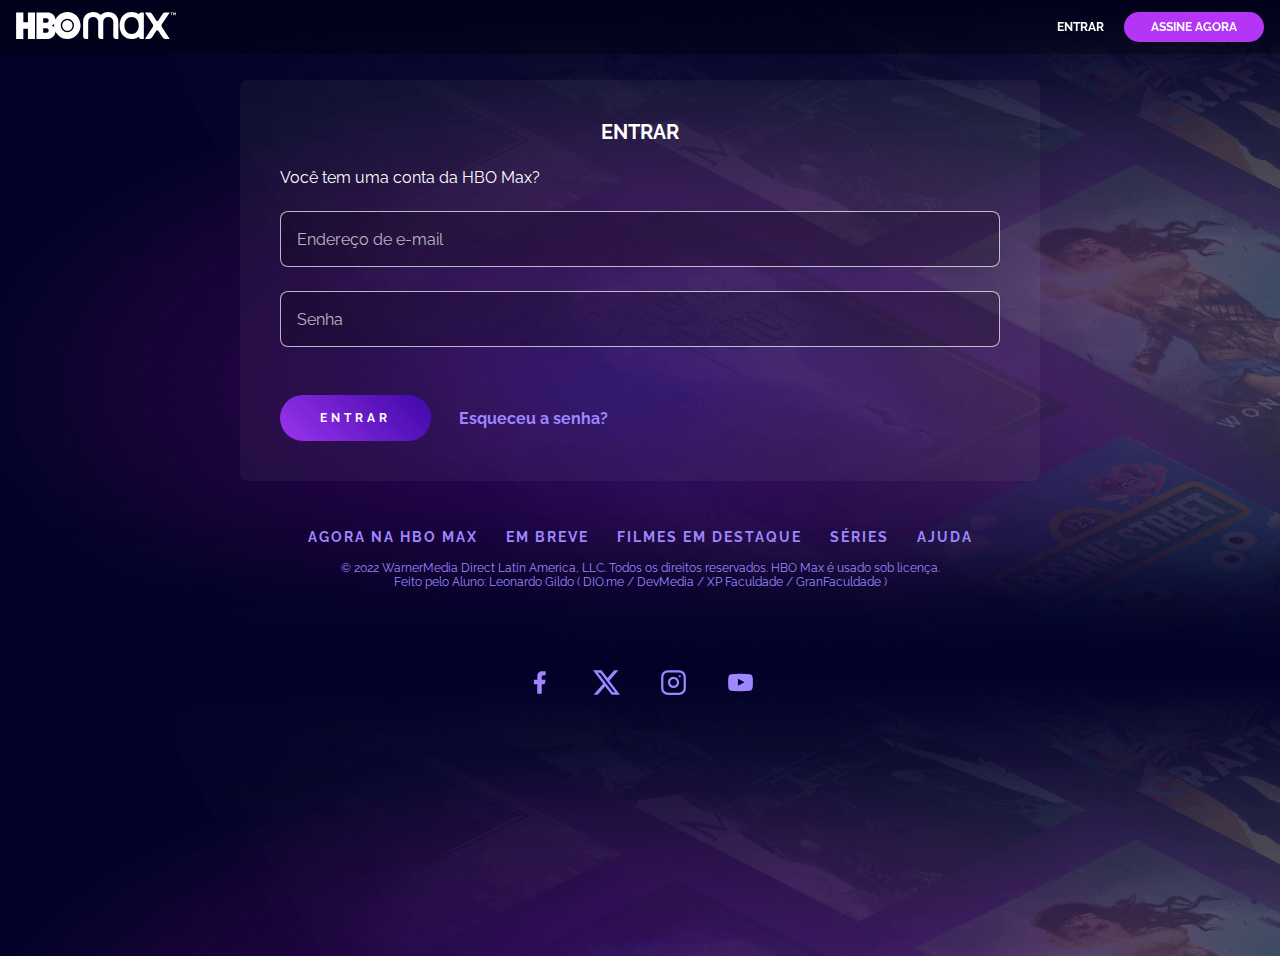
<file: HBOMAX - PROJECT/signin.html>
<!DOCTYPE html>
<html lang="pt-BR">
<head>
    <meta charset="UTF-8">
    <meta name="viewport" content="width=device-width, initial-scale=1.0">
    <title>Entrar | HBO max</title>
    <link rel="shortcut icon" type="image/x-icon" href="./src/img/favicon.ico">
    <!-- Fonts Google -->
    <link rel="preconnect" href="https://fonts.googleapis.com">
    <link rel="preconnect" href="https://fonts.gstatic.com" crossorigin>
    <link href="https://fonts.googleapis.com/css2?family=Quicksand:wght@300&family=Raleway:wght@400;500;700&display=swap" rel="stylesheet">
    <!-- Styles -->
    <link rel="stylesheet" href="./src/css/app.css">
</head>
<body class="signin">
    <nav class="nav">
        <a href="./index.html">
            <img class="nav__logo" src="./src/img/svg/hbo-logo.svg" alt="Logotipo HBO Max">
        </a>
        <div class="nav__wrapper">
            <a href="./signin.html" class="nav__login">Entrar</a>
            <a href="#price" class="btn btn-subscribe">Assine Agora</a>
        </div>
    </nav>
    <main class="main-content">
        <form class="login" action="">
            <h2 class="login__title">Entrar</h2>
            <fieldset class="login__fields">
                <legend class="login__legend">Você tem uma conta da HBO Max?</legend>
                <input class="login__field" type="email" name="email" placeholder="Endereço de e-mail" required>
                <input class="login__field" type="password" name="password" placeholder="Senha" minlength="8" required>
            </fieldset>
            <div class="login__actions">
                <button type="submit" class="btn btn--gradient">Entrar</button>
                <a href="#" class="login__link">Esqueceu a senha?</a>
            </div>
        </form>
    </main>
    <footer class="footer">
        <ul class="footer__info">
            <li clas="footer__item">
                <a class="footer__link" href="https://www.hbomax.com/br/pt/sitemap">Agora na HBO Max</a>
            </li>
            <li clas="footer__item">
                <a class="footer__link" href="https://www.hbomax.com/br/pt/coming-soon">Em Breve</a>
            </li>
            <li clas="footer__item">
                <a class="footer__link" href="https://www.hbomax.com/br/pt/feature">Filmes em destaque</a>
            </li>
            <li clas="footer__item">
                <a class="footer__link" href="https://www.hbomax.com/br/pt/series">Séries</a>
            </li>
            <li clas="footer__item">
                <a class="footer__link" href="https://help.hbomax.com/br">Ajuda</a>
            </li>
        </ul>
        <p class="footer__copyright">© 2022 WarnerMedia Direct Latin America, LLC. Todos os direitos reservados. HBO Max é usado sob licença.</p>
        <p class="footer__copyright">Feito pelo Aluno: Leonardo Gildo ( DIO.me / DevMedia / XP Faculdade / GranFaculdade )</p>
        <div class="footer__social">
            <a class="footer__link-social" href="https://www.facebook.com/HBOMaxBr/" title="Facebook" target="_blank">
                <img class="footer__icon" src="./src/img/svg/facebook.svg" alt="Logo do Facebook">
            </a>
            <a class="footer__link-social" href="https://twitter.com/HBOMaxBR" title="Twitter" target="_blank">
                <img class="footer__icon" src="./src/img/svg/x.svg" alt="Logo do Twitter">
            </a>
            <a class="footer__link-social" href="https://www.instagram.com/hbomaxbr/" title="Instagram" target="_blank">
                <img class="footer__icon" src="./src/img/svg/instagram.svg" alt="Logo do Instagram">
            </a>
            <a class="footer__link-social" href="https://www.youtube.com/c/hbomaxbr" title="YouTube" target="_blank">
                <img class="footer__icon" src="./src/img/svg/youtube.svg" alt="Logo do Instagram">
            </a>
        </div>
    </footer>
</body>
</html>
</file>
<file: HBOMAX - PROJECT/src/css/app.css>
* {
  border: 0;
  padding: 0;
  margin: 0;
  box-sizing: border-box;
  font-family: "Raleway", sans-serif;
  scroll-behavior: smooth;
  scroll-margin-top: 4rem;
}

:root {
  font-size: 62.5%;
}

body {
  background-color: #020228;
}

a {
  color: #FFFFFF;
  text-decoration: none;
}

::-webkit-scrollbar {
  width: 8px;
}

::-webkit-scrollbar-thumb {
  background-color: #b535f6;
  border-radius: 8px;
}

.nav {
  display: flex;
  justify-content: center;
  flex-flow: wrap;
  gap: 2rem;
  background-color: rgba(0, 0, 0, 0.3);
  padding: 3.2rem 8rem;
  width: 100%;
  position: fixed;
  z-index: 5;
  top: 0;
}
@media (min-width: 504px) {
  .nav {
    justify-content: space-between;
    padding: 1.2rem 1.6rem;
  }
}
.nav__logo {
  width: 10rem;
}
@media (min-width: 504px) {
  .nav__logo {
    width: 16rem;
  }
}
.nav__wrapper {
  display: flex;
  align-items: center;
  gap: 2rem;
  font-size: 1.2rem;
  font-weight: 700;
  text-transform: uppercase;
}

.header {
  color: #FFFFFF;
  background-image: linear-gradient(339deg, #56125B 0%, #0F0F10 50%, #271E6E 100%);
  background-size: 500%;
  margin-top: 13rem;
  padding: 10rem 4rem 25rem;
  position: relative;
  animation: move-background 7s infinite alternate;
}
@media (min-width: 504px) {
  .header {
    margin-top: 5.5rem;
  }
}
.header::after {
  content: "";
  background: linear-gradient(0deg, #020228 0%, rgba(0, 0, 0, 0) 100%);
  height: 25rem;
  width: 100%;
  position: absolute;
  left: 0;
  bottom: 0;
}
.header__content {
  display: flex;
  flex-direction: column;
  align-items: center;
  justify-content: center;
  gap: 4rem;
}
.header__channels {
  display: flex;
  flex-flow: wrap;
  justify-content: center;
  gap: 2.4rem;
}
.header__title {
  font-size: 3.2rem;
  font-weight: 400;
  text-align: center;
  text-transform: uppercase;
}
.header__title strong {
  font-size: 4.8rem;
}
.header .divider {
  height: 0.5rem;
  width: 70%;
  max-width: 70rem;
  background: linear-gradient(90deg, #5516BA 0%, rgba(255, 0, 229, 0.5) 80%);
}
.header .offer {
  text-align: center;
}
.header .offer__text {
  font-size: 2rem;
  font-family: "Quicksand", sans-serif;
}
.header .offer__price {
  color: #FFFFFF;
  font-size: 4rem;
}
.header .offer__month {
  font-size: 1.6rem;
  margin-left: 0.5rem;
}
.header__text {
  font-family: "Quicksand", sans-serif;
  font-size: 1.6rem;
  text-align: center;
  max-width: 29.5rem;
}

@keyframes move-background {
  0% {
    background-position: 0% 50%;
  }
  50% {
    background-position: 100% 100%;
  }
  100% {
    background-position: 0% 50%;
  }
}
.subscription {
  padding: 2.4rem;
}
@media (min-width: 768px) {
  .subscription {
    background: url(../img/section.png) no-repeat;
  }
}

.content-title {
  color: #FFFFFF;
  font-size: 3.2rem;
  font-weight: 500;
  text-align: center;
  max-width: 115.2rem;
  margin: 0 auto;
}

.catalog {
  display: flex;
  flex-direction: column;
  align-items: center;
  gap: 4rem;
  margin-top: 10rem;
  padding: 2.4rem 0rem 10rem 2.4rem;
}
.catalog__container {
  display: flex;
  gap: 4.4rem;
  width: 100%;
  overflow-x: scroll;
}
@media (min-width: 504px) {
  .catalog__container {
    display: grid;
    grid-template-columns: 1fr 1fr;
    overflow: initial;
  }
}
@media (min-width: 801px) {
  .catalog__container {
    grid-template-columns: repeat(3, 1fr);
    max-width: 1200px;
  }
}
.catalog__poster {
  flex-shrink: 0;
  border-radius: 1.6rem;
  border: 2px solid transparent;
  background-size: 98.6%;
  background-repeat: no-repeat;
  background-position: center;
  width: 31.9rem;
  transition: background-size 1s, transform 0.8s;
}
.catalog__poster:nth-child(1) {
  background-image: url(../img/posters/hbo-hover.webp);
}
.catalog__poster:nth-child(2) {
  background-image: url(../img/posters/MAX-Hover.webp);
}
.catalog__poster:nth-child(3) {
  background-image: url(../img/posters/DC-Hover.webp);
}
.catalog__poster:nth-child(4) {
  background-image: url(../img/posters/WB-Hover.webp);
}
.catalog__poster:nth-child(5) {
  background-image: url(../img/posters/CN-Hover.png);
}
.catalog__poster:nth-child(6) {
  background-image: url(../img/posters/UCL-Hover.webp);
}
.catalog__poster:hover {
  background-size: 103%;
  border: 2px solid #FF00E5;
  transform: scale(1.08);
  transition: background 0.5s border 0.8s, transform 0.8s, border 0.8s, transform 0.8s;
}
@media (min-width: 504px) {
  .catalog__poster {
    width: 97%;
  }
}
.catalog__img {
  transition: opacity 2s;
  width: 100%;
}
.catalog__img:hover {
  opacity: 0;
}

.footer {
  padding: 2.4rem;
}
.footer__info {
  display: flex;
  flex-direction: column;
  gap: 2.8rem;
  font-size: 1.4rem;
  font-weight: 700;
  letter-spacing: 2px;
  list-style: none;
  text-transform: uppercase;
  text-align: center;
  padding-bottom: 1.6rem;
}
@media (min-width: 504px) {
  .footer__info {
    justify-content: center;
    flex-flow: row wrap;
  }
}
.footer__link, .footer__copyright, .footer__icon {
  color: #9e86ff;
}
.footer__link {
  white-space: nowrap;
}
.footer__copyright {
  font-size: 1.2rem;
  text-align: center;
}
.footer__social {
  display: flex;
  justify-content: center;
  align-items: center;
  gap: 4rem;
  margin-top: 8rem;
}
.footer__link-social {
  width: 2.7rem;
}
.footer__icon {
  width: 100%;
}

.signin {
  height: 100vh;
}
@media (min-width: 504px) {
  .signin {
    background-image: url(../img/background-movies-series.png);
    background-position: top left;
  }
}
@media (min-width: 1200px) {
  .signin {
    background-position: top right;
  }
}

.main-content {
  display: flex;
  justify-content: center;
  margin-top: 5.6rem;
  padding: 2.4rem;
}

.login {
  border-radius: 0.8rem;
  background-color: rgba(211, 211, 211, 0.06);
  display: flex;
  flex-direction: column;
  gap: 2.4rem;
  height: fit-content;
  max-width: 80rem;
  width: 100%;
  padding: 4rem;
}
.login__title {
  color: #FFFFFF;
  font-size: 2rem;
  font-weight: 700;
  text-transform: uppercase;
  text-align: center;
}
.login__fields {
  display: grid;
  gap: 2.4rem;
}
.login__legend {
  color: #FFFFFF;
  padding-bottom: 2.4rem;
  font-size: 1.6rem;
}
.login__field {
  background-color: rgba(0, 0, 0, 0.2);
  border: 1px solid rgba(255, 255, 255, 0.7);
  border-radius: 0.8rem;
  color: #FFFFFF;
  font-size: 1.6rem;
  height: 5.6rem;
  width: 100%;
  padding: 1.6rem;
}
.login__field::placeholder {
  color: rgba(255, 255, 255, 0.7);
  font-size: 1.6rem;
}
.login__actions {
  display: flex;
  flex-flow: wrap;
  align-items: center;
  gap: 2.8rem;
  padding-top: 2.4rem;
}
.login__actions .btn {
  background-color: transparent;
  width: max-content;
}
.login__link {
  color: #9E86FF;
  font-size: 1.6rem;
  font-weight: 700;
}

.btn {
  color: #FFFFFF;
  border-radius: 50rem;
  font-size: 1.2rem;
  text-align: center;
  text-transform: uppercase;
  height: max-content;
}
.btn-subscribe {
  background-color: #B535F6;
  padding: 0.8rem 2.7rem;
  transition: background 1s, color 1s;
}
.btn-subscribe:hover {
  background-color: #FFFFFF;
  color: #000000;
}
.btn__header {
  font-size: 1.6rem;
  animation: wiggle 1s infinite alternate;
}
.btn--gradient {
  background-image: linear-gradient(45deg, #9b34ef 0%, #490cb0 20%, transparent 50%);
  background-repeat: no-repeat;
  background-size: 540%;
  cursor: pointer;
  font-weight: 700;
  letter-spacing: 4px;
  padding: 1.6rem 4rem;
  transition: background-size 0.5s ease-in-out, outline 1s, transform 1s;
}
.btn--gradient:hover {
  background-size: 0%;
  background-color: transparent;
  outline: 2px solid #FF00E5;
  transform: scale(1.1);
}

@keyframes wiggle {
  10% {
    transform: rotateZ(-5deg);
  }
  15% {
    transform: rotateZ(5deg);
  }
  20% {
    transform: rotateZ(10deg);
  }
  25% {
    transform: rotateZ(0deg);
  }
  30% {
    transform: rotateZ(-5deg);
  }
  35% {
    transform: rotateZ(-15deg);
  }
  40%, 100% {
    transform: rotateZ(0deg);
  }
}
.subscription__plans {
  display: flex;
  flex-flow: wrap;
  justify-content: center;
  gap: 4rem;
  margin-top: 4rem;
  perspective: 2000px;
  perspective-origin: top;
  transform-style: perserve-3d;
}
.subscription__plans:has(.subscription__card:first-child:hover) .subscription__card:last-child {
  transform: rotateY(-45deg);
}
.subscription__plans:has(.subscription__card:last-child:hover) .subscription__card:first-child {
  transform: rotateY(45deg);
}
@media (min-width: 1140px) {
  .subscription__plans {
    flex-flow: row;
  }
}
@media (min-width: 1200px) {
  .subscription__plans {
    gap: 8rem;
  }
}
.subscription__card {
  background-image: linear-gradient(0deg, rgba(0, 0, 0, 0) 0%, #3B1E63 100%);
  border-radius: 0.8rem;
  color: #FFFFFF;
  display: grid;
  justify-content: space-between;
  padding: 4rem;
  min-height: 60rem;
  max-width: 53rem;
  transition: transform 1s ease;
}
@media (min-width: 504px) {
  .subscription__card {
    padding: 4rem 6rem;
  }
}
.subscription__card .btn {
  align-self: flex-end;
  background-color: transparent;
  font-size: 1.33rem;
}
.subscription__content {
  display: grid;
  grid-template-rows: repeat(6, max-content);
}
.subscription__header {
  display: flex;
  flex-direction: column;
}
@media (min-width: 504px) {
  .subscription__header {
    flex-direction: row;
    justify-content: space-between;
  }
}
.subscription__mobile {
  font-size: 2.3rem;
  text-align: center;
}
.subscription__price {
  color: #FF00E5;
  font-size: 2.4rem;
  display: block;
  padding-bottom: 1.5rem;
  text-align: center;
}
@media (min-width: 504px) {
  .subscription__price {
    font-size: 3.2rem;
  }
}
.subscription__month {
  color: #FFFFFF;
  font-size: 1.6rem;
  font-weight: 300;
  margin-left: 0.5rem;
}
.subscription__text {
  font-size: 1.6rem;
  padding: 0rem 0rem 1.5rem 1.4rem;
}
@media (min-width: 504px) {
  .subscription__text {
    font-size: 2rem;
  }
}
.subscription__text::marker {
  content: "+";
  display: block;
  font-size: 3.2rem;
  margin: 0rem 0rem 0.8rem;
}

/*# sourceMappingURL=app.css.map */
</file>
